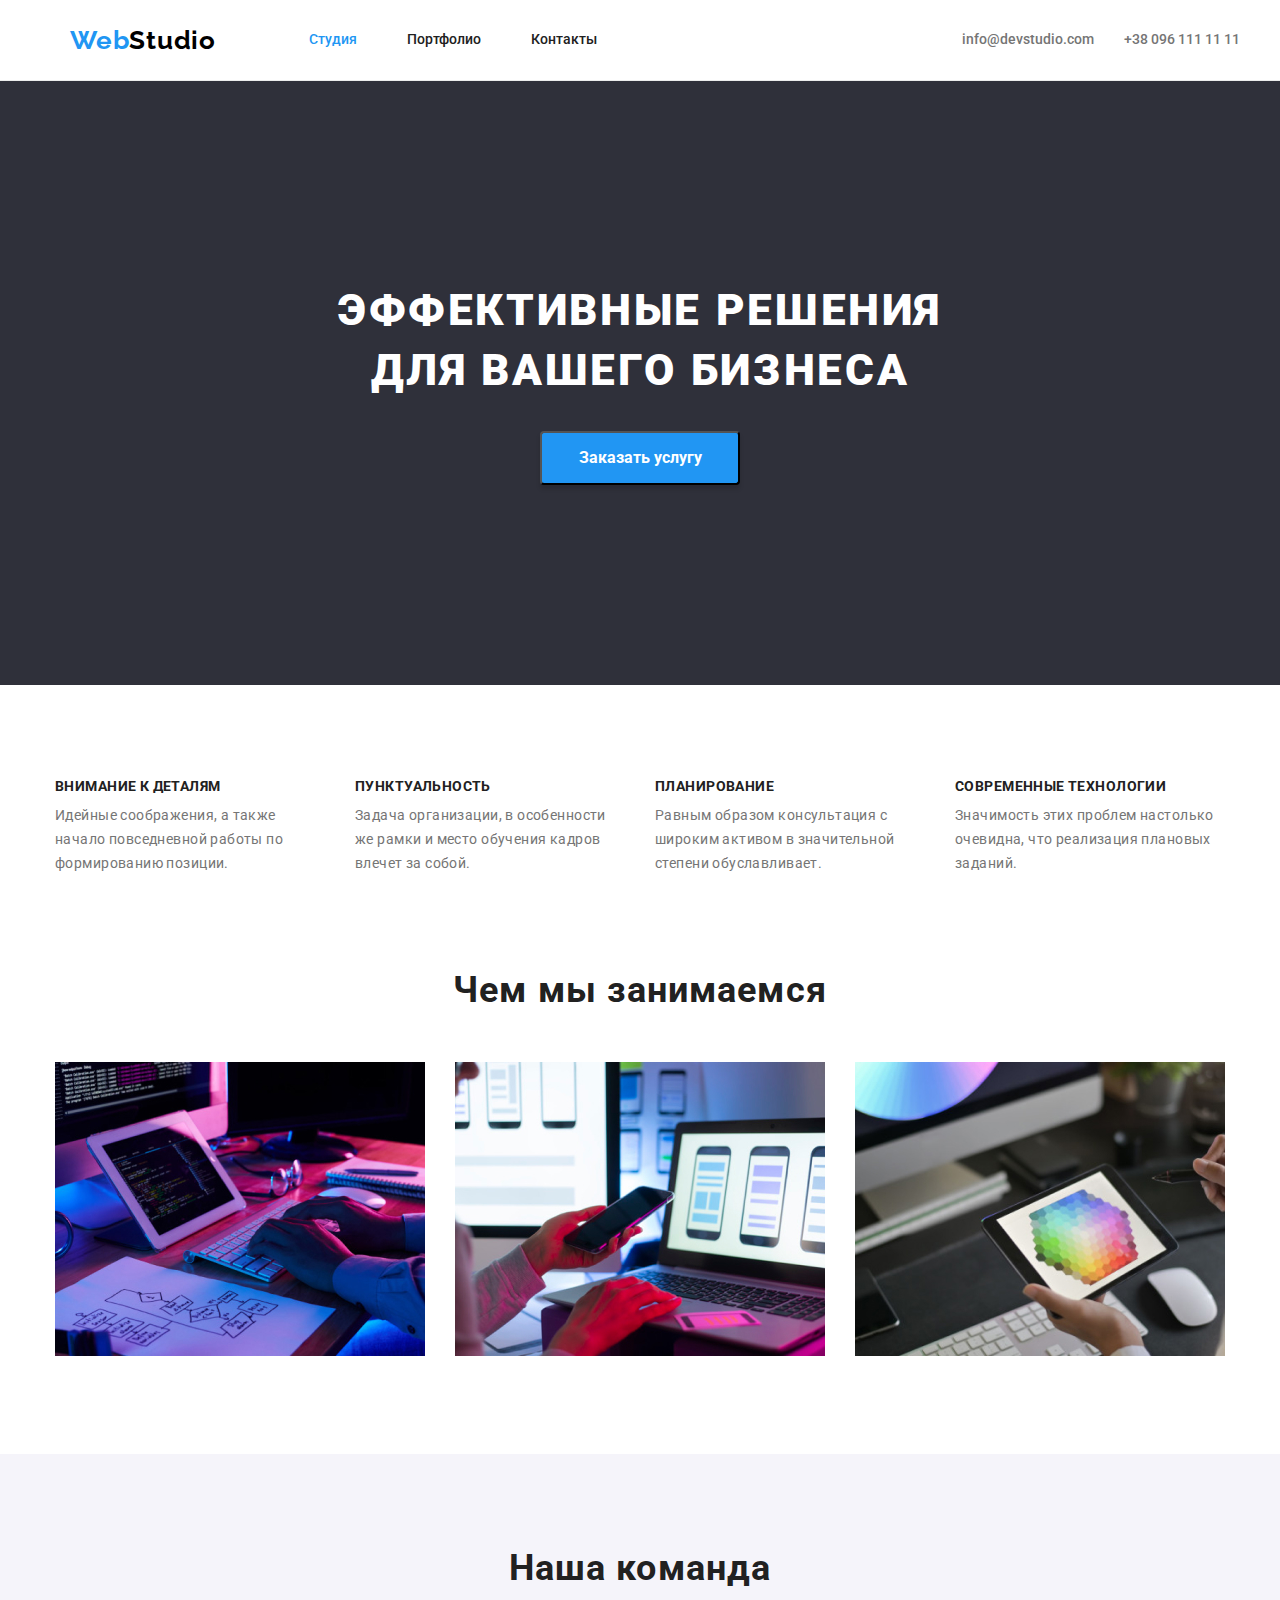
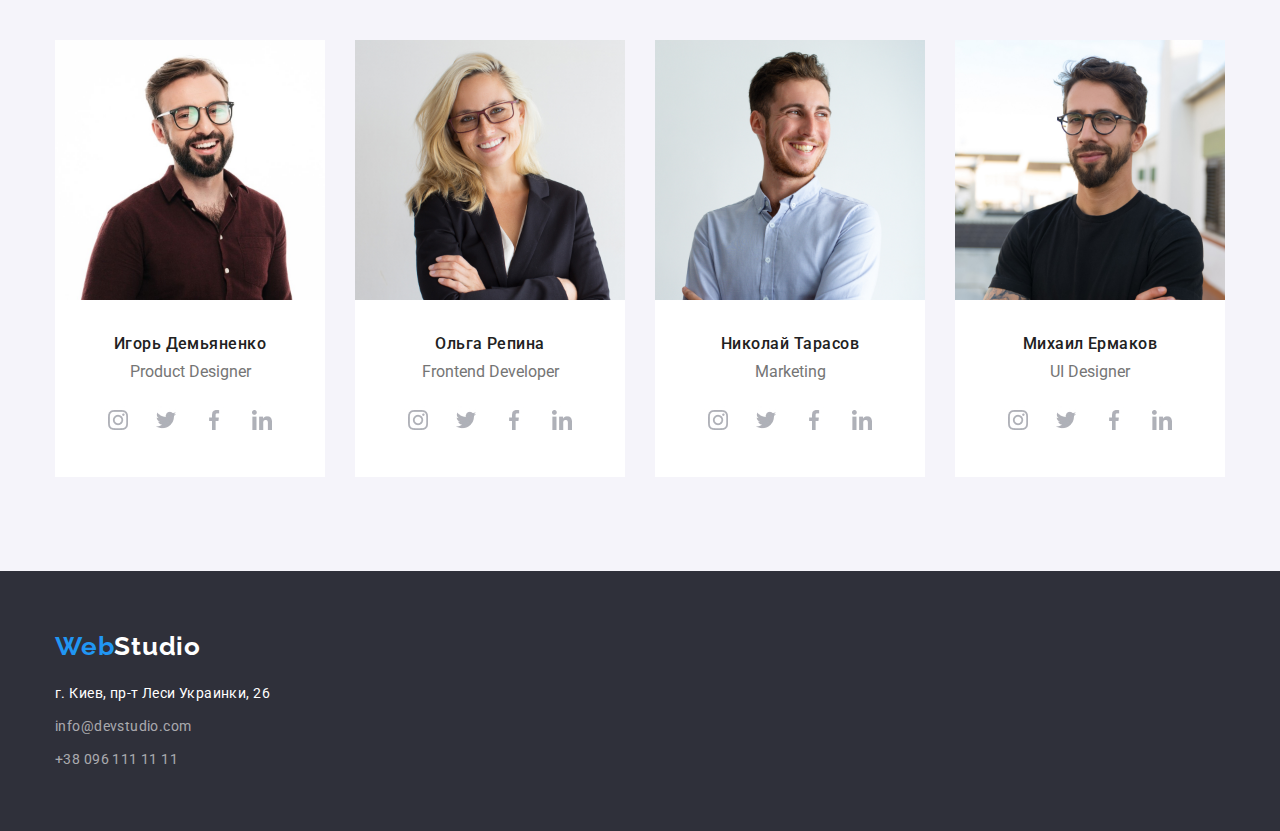
<file: index.html>
<!DOCTYPE html>
<html lang="en">
<head>
    <meta charset="UTF-8">
    <meta http-equiv="X-UA-Compatible" content="IE=edge">
    <meta name="viewport" content="width=device-width, initial-scale=1.0">
    <title>Document</title>
    
    <link rel="preconnect" href="https://fonts.googleapis.com" />
    <link rel="preconnect" href="https://fonts.gstatic.com" />
    <link rel="stylesheet" href="https://cdnjs.cloudflare.com/ajax/libs/modern-normalize/1.1.0/modern-normalize.min.css" />
    <link rel="stylesheet" href="./css/styles.css" />
    <link href="https://fonts.googleapis.com/css2?family=Raleway:wght@700&family=Roboto:wght@400;500;700;900&display=swap"
    rel="stylesheet"
    />
</head>

<body>
    <header class="page-header">
        <!--Верхняя линия-->
        
        <div class="container">
            <div class="main-nav">
            <a class="logo-left" href="">Web<span class="logo-right">Studio</span></a>
        
        <nav>
            <ul class="site-nav">
                <li class="item"><a href="./studio.html" class="link-active nav">Студия</a></li>
                <li class="item"><a href="./portfolio.html" class="link nav">Портфолио</a></li>
                <li class="item"><a href="" class="link nav">Контакты</a></li>
            </ul>
        </nav>
        
        <ul class="contacts-list">
            <li><a href="emailto:info@devstudio.com" class="link contacts">info@devstudio.com</a></li>
            <li><a href="tel:+380961111111" class="link contacts">+38 096 111 11 11</a></li>
        </ul>
        </div>
        </div>
    </header>
        <main>

            <!--Шапка-->
            <section class="order-service">
                <h1 class="title">Эффективные решения <br> для вашего бизнеса</h1>
                <button type="button" class="button">Заказать услугу</button>
            </section>
            <!--Особенности-->
            
            <section class="section-feature">
                <div class="container">
                <ul class="feature-list">
                    <li class="card-feature">
                        <h3 class="title">Внимание к деталям</h3>
                        <p class="text">Идейные соображения, а также начало повседневной работы по формированию позиции.</p>
                    </li>

                    <li class="card-feature">
                        <h3 class="title">Пунктуальность</h3>
                        <p class="text">Задача организации, в особенности же рамки и место обучения кадров влечет за собой.</p>
                    </li>
                    <li class="card-feature">
                        <h3 class="title">Планирование</h3>
                        <p class="text">Равным образом консультация с широким активом в значительной степени обуславливает.</p>
                    </li>
            
                    <li class="card-feature">
                        <h3 class="title">Современные технологии</h3>
                        <p class="text">Значимость этих проблем настолько очевидна, что реализация плановых заданий.</p>
                    </li>
                </ul>
                </div>
            </section>
            
            <!--Чем мы занимаемся-->
            
            <section class="section work">
                <div class="container">
                <h2 class="section-title">Чем мы занимаемся</h2>
                <ul class="work-list">
                     <li><img src="./images/box1.jpg" alt="программирование" width="370" height="294"></li> 
                     <li><img src="./images/box 2.jpg" alt="мобильные приложения" width="370" height="294"></li>
                     <li><img src="./images/box3.jpg" alt="стиллизация" width="370" height="294"></li>
                </ul>
                </div>
            </section>
            
            <!--Наша команда-->
            
            <section class="section-team">
                <div class="container">
                <h2 class="section-title">Наша команда</h2>
                <ul class="team-list">
                    <li class="team-card">
                        <img src="./images/img1.jpg" alt="photo Игорь Демьяненко" width="270" height="260">
                        <div class="team-content">
                            <h3 class="title">Игорь Демьяненко</h3>
                            <p class="text">Product Designer</p>

                            <img src="./images/Ellipse.jpg" alt="instagram">
                            <img src="./images/Ellipse(1).jpg" alt="twitter">
                            <img src="./images/Ellipse(2).jpg" alt="facebook">
                            <img src="./images/Ellipse(3).jpg" alt="linkedin">
                        </div>

                    </li>
                    <li class="team-card">
                        <img src="./images/img2.jpg" alt="photo Ольга Репина" width="270" height="260">
                        <div class="team-content">
                            <h3 class="title">Ольга Репина</h3>
                            <p class="text">Frontend Developer</p>

                             <img src="./images/Ellipse.jpg" alt="instagram">
                             <img src="./images/Ellipse(1).jpg" alt="twitter">
                             <img src="./images/Ellipse(2).jpg" alt="facebook">
                              <img src="./images/Ellipse(3).jpg" alt="linkedin">

                        </div>
                    </li>
                    <li class="team-card">
                        <img src="./images/img3.jpg" alt="photo Николай Тарасов" width="270" height="260">
                        <div class="team-content">
                            <h3 class="title">Николай Тарасов</h3>
                            <p class="text">Marketing</p>

                             <img src="./images/Ellipse.jpg" alt="instagram">
                             <img src="./images/Ellipse(1).jpg" alt="twitter">
                             <img src="./images/Ellipse(2).jpg" alt="facebook">
                             <img src="./images/Ellipse(3).jpg" alt="linkedin">

                        </div>
                    </li>
                    <li class="team-card">
                        <img src="./images/img4.jpg" alt="photo Михаил Ермаков" width="270" height="260">
                        <div class="team-content">
                            <h3 class="title">Михаил Ермаков</h3>
                            <p class="text">UI Designer</p>

                             <img src="./images/Ellipse.jpg" alt="instagram">
                             <img src="./images/Ellipse(1).jpg" alt="twitter">
                             <img src="./images/Ellipse(2).jpg" alt="facebook">
                             <img src="./images/Ellipse(3).jpg" alt="linkedin">

                        </div>
                    </li>
                </ul>
                </div>
            </section>
            
        </main>
        <footer class="page-footer">
            <!--Подвал-->
            <div class="container">
                <div class="logo-footer">
            <a class="logo-left" href="">Web<span class="logo-right">Studio</span></a>
                </div>
            <address>
                <ul class="footer-list">
                    <li><a href="" class="link-address">г. Киев, пр-т Леси Украинки, 26</a></li>
                    <li><a href="" class="link">info@devstudio.com</a></li>
                    <li><a href="" class="link">+38 096 111 11 11</a></li>
                </ul>
            </address>
            </div>
        </footer>

    
</body>
</html>
</file>
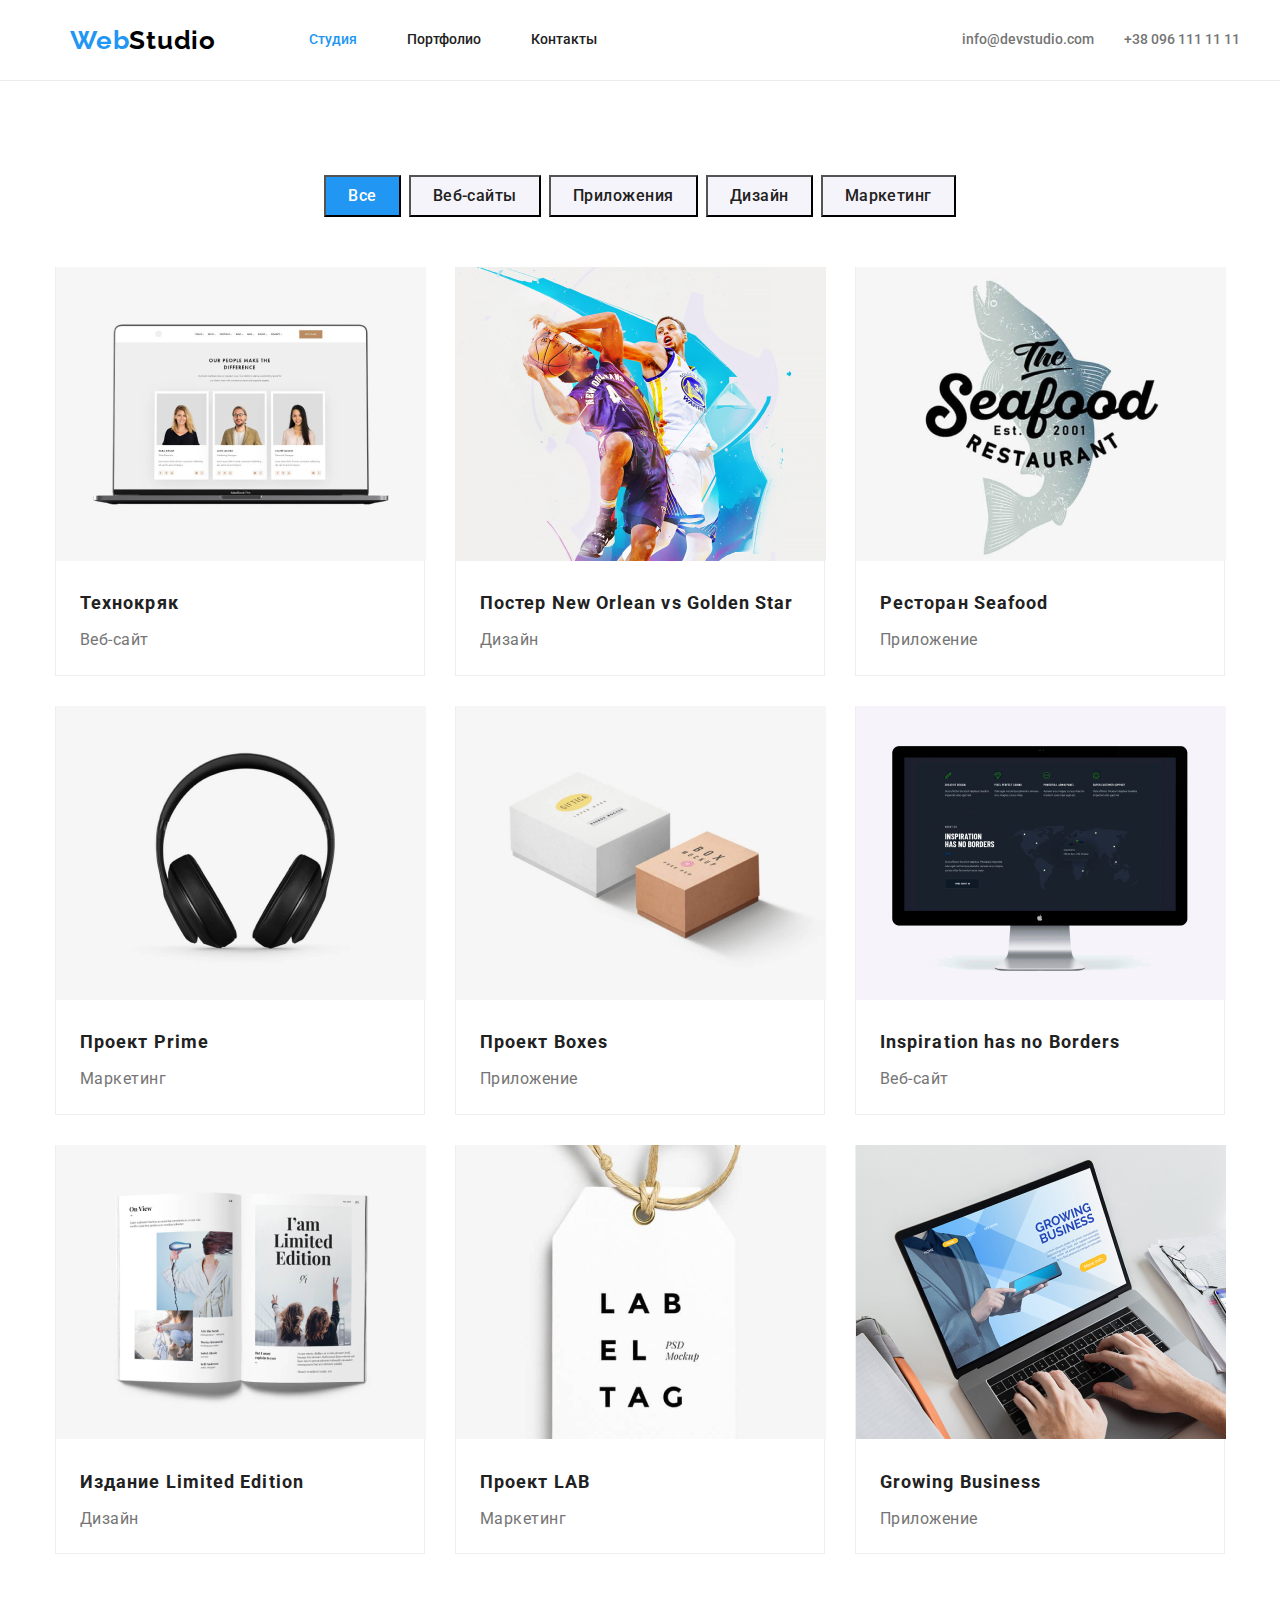
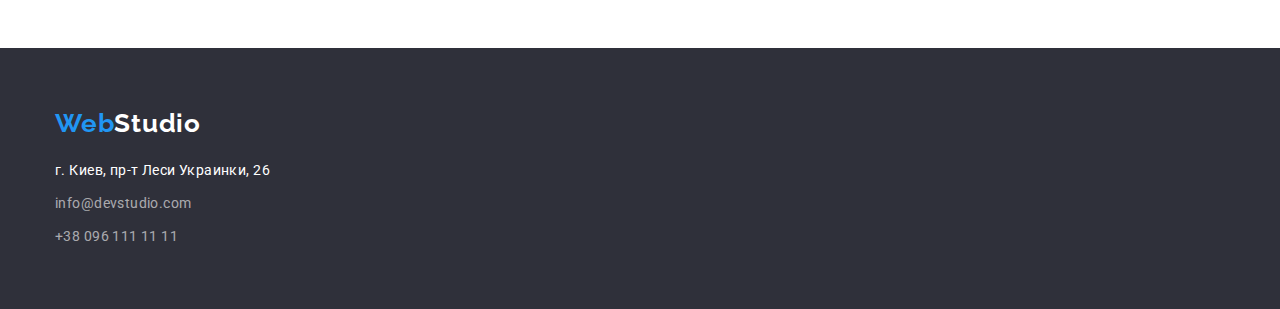
<file: portfolio.html>
<!DOCTYPE html>
<html lang="en">
<head>
    <meta charset="UTF-8">
    <meta http-equiv="X-UA-Compatible" content="IE=edge">
    <meta name="viewport" content="width=device-width, initial-scale=1.0">
    <title>Document</title>

    <link rel="preconnect" href="https://fonts.googleapis.com" />
    <link rel="preconnect" href="https://fonts.gstatic.com" />
    <link rel="stylesheet"
        href="https://cdnjs.cloudflare.com/ajax/libs/modern-normalize/1.1.0/modern-normalize.min.css" />
    <link rel="stylesheet" href="./css/styles.css" />
    <link
        href="https://fonts.googleapis.com/css2?family=Raleway:wght@700&family=Roboto:wght@400;500;700;900&display=swap"
        rel="stylesheet" />
</head>
<body>
    <header class="page-header">
        <!--Верхняя линия-->
    
        <div class="container">
            <div class="main-nav">
                <a class="logo-left" href="">Web<span class="logo-right">Studio</span></a>
    
                <nav>
                    <ul class="site-nav">
                        <li class="item"><a href="./studio.html" class="link-active nav">Студия</a></li>
                        <li class="item"><a href="./portfolio.html" class="link nav">Портфолио</a></li>
                        <li class="item"><a href="" class="link nav">Контакты</a></li>
                    </ul>
                </nav>
    
                <ul class="contacts-list">
                    <li><a href="emailto:info@devstudio.com" class="link contacts">info@devstudio.com</a></li>
                    <li><a href="tel:+380961111111" class="link contacts">+38 096 111 11 11</a></li>
                </ul>
            </div>
        </div>
    </header>
    
    <section class="portfolio">
        <div class="container">
            <div class="filter">
        <ul class="filter-list">
            <li> <button class="btn-all" type="button">Все</button></li>
            <li> <button class="btn" type="button">Веб-сайты</button></li>
            <li> <button class="btn" type="button">Приложения</button></li>
            <li> <button class="btn" type="button">Дизайн</button></li>
            <li> <button class="btn" type="button">Маркетинг</button></li>
        </ul>
        </div>

        <ul class="project">
            <li class="container-project">
                <img src="./images/portfolio.img/img.jpg" alt="Веб-сайт">
                <div class="content">
                <h2 class="title">Технокряк</h2>
                <p class="text">Веб-сайт</p>
                </div>
            </li>
            <li class="container-project">
                <img src="./images/portfolio.img/img(1).jpg" alt="Дизайн">
                <div class="content">
                    <h2 class="title">Постер New Orlean vs Golden Star</h2>
                    <p class="text">Дизайн</p>
                </div>
                
            </li>
            <li class="container-project">
                <img src="./images/portfolio.img/img(2).jpg" alt="Приложение">
                <div class="content">
                    <h2 class="title">Ресторан Seafood</h2>
                    <p class="text">Приложение</p>
                </div>
                
            </li>
            <li class="container-project">
                <img src="./images/portfolio.img/img(3).jpg" alt="Маркетинг">
                <div class="content">
                    <h2 class="title">Проект Prime</h2>
                    <p class="text">Маркетинг</p>
                </div>
                
            </li>
            <li class="container-project">
                <img src="./images/portfolio.img/img(4).jpg" alt="Приложение">
                <div class="content">
                    <h2 class="title">Проект Boxes</h2>
                    <p class="text">Приложение</p>
                </div>
                
            </li>
            <li class="container-project">
                <img src="./images/portfolio.img/img(5).jpg" alt="Веб-сайт">
                <div class="content">
                    <h2 class="title">Inspiration has no Borders</h2>
                    <p class="text">Веб-сайт</p>
                </div>
                
            </li>
            <li class="container-project">
                <img src="./images/portfolio.img/img(6).jpg" alt="Дизайн">
                <div class="content">
                     <h2 class="title">Издание Limited Edition</h2>
                     <p class="text">Дизайн</p>
                </div>
                
            </li>
            <li class="container-project">
                <img src="./images/portfolio.img/img(7).jpg" alt="Маркетинг">
                <div class="content">
                    <h2 class="title">Проект LAB</h2>
                    <p class="text">Маркетинг</p>
                </div>
                
            </li>
            <li class="container-project">
                <img src="./images/portfolio.img/img(8).jpg" alt="Приложение">
                <div class="content">
                    <h2 class="title">Growing Business</h2>
                    <p class="text">Приложение</p>
                </div>
                
            </li>
        </ul>
        </div>
    </section>
    
    <footer class="page-footer">
        <!--Подвал-->
        <div class="container">
            <div class="logo-footer">
                <a class="logo-left" href="">Web<span class="logo-right">Studio</span></a>
            </div>
            <address>
                <ul class="footer-list">
                    <li><a href="" class="link-address">г. Киев, пр-т Леси Украинки, 26</a></li>
                    <li><a href="" class="link">info@devstudio.com</a></li>
                    <li><a href="" class="link">+38 096 111 11 11</a></li>
                </ul>
            </address>
        </div>
    </footer>

</body>
</html>
</file>
<file: css/styles.css>
/*основной цвет текста #212121 */
/*вторичный цвет текста #757575*/
/* белый #FFFFFF */
/*акцент #2196F3*/
/* вторичный цвет фона #F5F4FA*/
html {
box-sizing: border-box;
}
*,
*::before,
*::after {
    box-sizing: inherit;
}

:root {
    --primary-text-color: #757575;
    --title-text-color: #212121;
    --accent-color: #2196F3;
    --primary-bg-color: #FFFFFF;
}

body {
    background: var(--primary-bg-color);
    color: var(--primary-text-color);
    font-family: Roboto;
    font-style: normal;
}

.link {
    text-decoration: none;
}
ul {
    list-style: none;
    margin: 0;
    padding: 0;
}
h1,
h2,
h3,
p {
    margin: 0;
}
.img {
    display: block;
    width: 100%;
    height: auto;
}
.container, .main-nav {
    width: 1200px;
    padding-left: 15px;
    padding-right: 15px;
    margin-left: auto;
    margin-right: auto;

}
/* Page header */
.page-header {
    border-bottom: 1px solid #ECECEC;
}
/* Logotipe */
.page-header .logo-left {
    color: #2196F3;
    text-decoration: none;
    font-family: 'Raleway';
    font-weight: 700;
    font-size: 26px;
    line-height: 1.19;
    /* identical to box height */
    
    letter-spacing: 0.03em;
}
.page-header .logo-right {
    color: #000000;
    font-family: 'Raleway';
    font-weight: 700;
    font-size: 26px;
    line-height: 1.19;
    /* identical to box height */
    
    letter-spacing: 0.03em;
}
.main-nav {
    display: flex;
    align-items: center;
}

/* Navigation */
.site-nav {
    display: flex;
    margin-left: 93px;

    font-weight: 500;
    font-size: 14px;
    line-height: 1.14;
}
.nav {
    display: block;
    padding-top: 32px;
    padding-bottom: 32px;
}

.site-nav .item + .item {
margin-left: 50px;
}
.site-nav .link {
    color: var(--title-text-color);
}

.site-nav .link-active {
    color: var(--accent-color);
    text-decoration: none;
}

/* Contacts */
.contacts-list {
    display: flex;
    margin-left: auto;
    
}
.contacts {
    display: block;
    padding-top: 32px;
    padding-bottom: 32px;
}
.contacts-list li + li {
    margin-left: 30px;
}
.contacts-list .link {
    color: var(--primary-text-color);
    font-weight: 500;
    font-size: 14px;
    line-height: 1.14;
}

.contacts-list .link:hover,
.contacts-list .link:focus {
    color: var(--accent-color);
}

/* Order service */
.order-service {
    padding-bottom: 200px;
    padding-top: 200px;
    background-color: #2F303A;
    text-align: center;
}
.order-service .title {
    margin-bottom: 30px;
    margin-top: 0;

    color: var(--primary-bg-color);
    font-weight: 900;
    font-size: 44px;
    line-height: 1.36;
    /* or 136% */
    
    text-align: center;
    letter-spacing: 0.06em;
    text-transform: uppercase;
}

/* Button */
.button {
    display: inline-block;
    align-items: center;
    min-width: 200px;
    padding: 10px 32px;
    color: var(--primary-bg-color);
    background: #2196F3;
    box-shadow: 0px 4px 4px rgba(0, 0, 0, 0.15);
    border-radius: 4px;
    
    font-weight: 700;
    font-size: 16px;
    line-height: 1.87;
    /* identical to box height, or 188% */
    
    

}

.button:hover,
.button:focus {
    color: var(--primary-bg-color);
    background: #188CE8;
    box-shadow: 0px 4px 4px rgba(0, 0, 0, 0.15);
    border-radius: 4px;
}

/* Features */
.section-feature {
    padding-bottom: 94px;
    padding-top: 94px;
}
.feature-list {
    display: flex;
}
.card-feature {
    width: 270px;
}
.feature-list li +li {
    margin-left: 30px;
}
.feature-list .title {
    margin-bottom: 10px;
    color: var(--title-text-color);
    font-weight: 700;
    font-size: 14px;
    line-height: 1.14;
    letter-spacing: 0.03em;
    text-transform: uppercase;
}
.feature-list .text {
    font-size: 14px;
    line-height: 1.71;
    /* or 171% */
    
    letter-spacing: 0.03em;
}

/* Section */

.section-title {
    margin-bottom: 50px;
    color: var(--title-text-color);
    font-weight: 700;
    font-size: 36px;
    line-height: 1.16;
    text-align: center;
    letter-spacing: 0.03em;
}

/* Our work */
.work {
    padding-bottom: 94px;
    
}
.work-list {
    display: flex;
    
}
.work-list li + li {
    margin-left: 30px;
}

/* Team */
.section-team {
    padding-bottom: 94px;
    padding-top: 94px;
    background-color: #F5F4FA;
}
.team-list {
    display: flex;
}
.team-list li + li {
    margin-left: 30px;
}
.section-team .section-title {
    margin-bottom: 50px;
    color: var(--title-text-color);
    font-weight: 700;
    font-size: 36px;
    line-height: 1.16;
    text-align: center;
    letter-spacing: 0.03em;
}

.team-list .title {
    margin-bottom: 10px;
    color: var(--title-text-color);
    font-weight: 500;
    font-size: 16px;
    line-height: 1.18;
    /* identical to box height */
    
    text-align: center;
    letter-spacing: 0.03em;
}
.team-card .text {
    margin-bottom: 16px;
    color: var(--primary-text-color);
    font-size: 16px;
    line-height: 1.18;
    /* identical to box height */
    
    text-align: center;
}
.team-content {
  text-align: center;
  padding-top: 30px;
  padding-bottom: 30px;

}
.section-team .team-card {
    background: #FFFFFF;
    /* material shadow v1 */
}

/* Address */
.page-footer {
    padding-top: 60px;
    padding-bottom: 60px;
    background: #2F303A;
}
.logo-footer {
    margin-bottom: 20px;
}
.page-footer .logo-left {
    color: #2196F3;
    text-decoration: none;
    font-family: 'Raleway';
    font-style: normal;
    font-weight: 700;
    font-size: 26px;
    line-height: 1.19;
    /* identical to box height */
    
    letter-spacing: 0.03em;
}

.page-footer .logo-right {
    color: var(--primary-bg-color);
    text-decoration: none;
    font-family: 'Raleway';
    font-style: normal;
    font-weight: 700;
    font-size: 26px;
    line-height: 1.19;
    /* identical to box height */
    
    letter-spacing: 0.03em;
    
}
.footer-list li + li {
    margin-top: 9px;
}

.footer-list .link-address {
    font-family: 'Roboto';
    font-style: normal;
    color: var(--primary-bg-color);
    text-decoration: none;
    font-size: 14px;
    line-height: 1.71;
    /* or 171% */
    
    letter-spacing: 0.03em;
}
.footer-list .link-address:hover,
.footer-list .link-address:focus {
    color: var(--accent-color);
}
.footer-list .link {
    font-family: 'Roboto';
    font-style: normal;
    color: rgba(255, 255, 255, 0.6);
    font-size: 14px;
    line-height: 1.71;
    /* or 171% */
    
    letter-spacing: 0.03em;
}
.footer-list .link:hover,
.footer-list .link:focus {
    color: var(--accent-color);
}
/* Portfolio */

.portfolio {
    padding-top: 94px;
    padding-bottom: 94px;
}
.filter {

}
.filter-list {
    display: flex;
    margin-bottom: 50px;
    align-items: center;
    justify-content: center;

}
.filter-list li + li {
    margin-left: 8px;
}
.btn {
    padding: 6px 22px;
    color: var(--title-text-color);
    background: #F5F4FA;
    cursor: pointer;
    font-family: 'Roboto';
    font-style: normal;
    font-weight: 500;
    font-size: 16px;
    line-height: 1.6;
    /* identical to box height, or 162% */
    
    text-align: center;
    letter-spacing: 0.03em;
}

.btn-all {
    padding: 6px 22px;
    font-family: 'Roboto';
    font-style: normal;
    font-weight: 500;
    font-size: 16px;
    line-height: 1.6;
    /* identical to box height, or 162% */
    
    text-align: center;
    letter-spacing: 0.03em;
    
    color: #FFFFFF;
    background-color: #2196F3;
}

.btn-all:hover,
.btn-all:focus {
cursor: pointer;
color: var(--primary-bg-color);
background: #2196F3;

}


.project {
    display: flex;
    flex-wrap: wrap;

    margin-right: -30px;
    margin-bottom: -30px;

}
.project > .container-project {
    flex-basis: calc(100% / 3 - 30px);

}
.container-project {
    width: 370px;
    margin-right: 30px;
    margin-bottom: 30px;

    box-sizing: border-box;
    background: #FFFFFF;
    border-bottom: 1px solid #EEEEEE;
    border-left: 1px solid #EEEEEE;
    border-right: 1px solid #EEEEEE;
    
}



.container-project .title {
    margin-bottom: 4px;
    font-weight: 700;
    font-size: 18px;
    line-height: 2;
    /* identical to box height, or 200% */
    
    letter-spacing: 0.06em;
    
    color: #212121;
}
.container-project .text {
    font-size: 16px;
    line-height: 1.87;
    /* identical to box height, or 188% */
    
    letter-spacing: 0.03em;
    
    color: #757575;
}
.content {
padding: 20px 24px;
}
</file>
